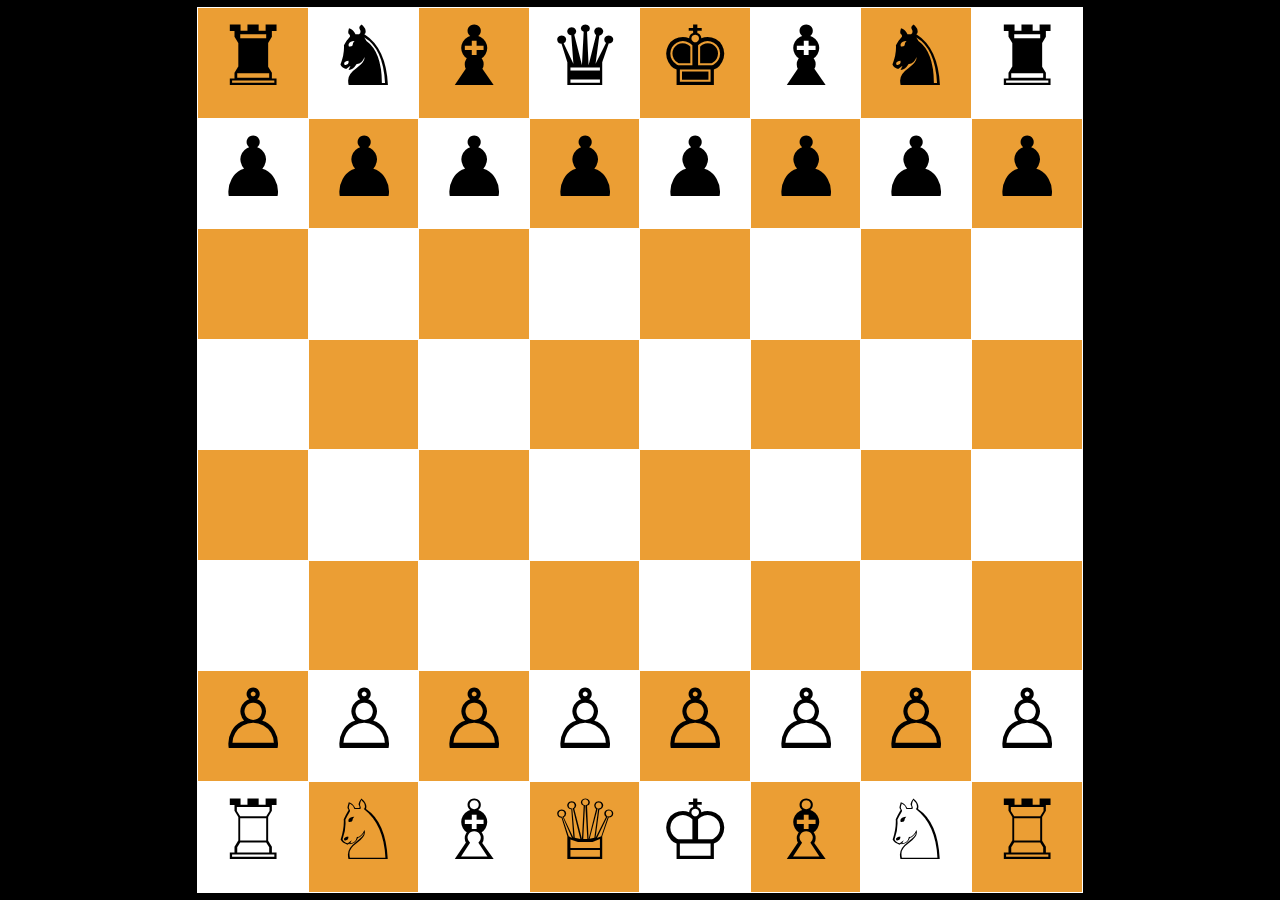
<file: MainAI/index.html>
<!DOCTYPE html>
<html>
<head>
    <title>AI Chess</title>
    <meta name="viewport" content="width=device-width, initial-scale=1"/>
    <meta charset="UTF-8"/>
    <link rel="stylesheet" href="style.css"/>
</head>
<body>
    <div id="container"></div>
    <script type="text/javascript" src="main.js"></script>
</body>
</html>
</file>
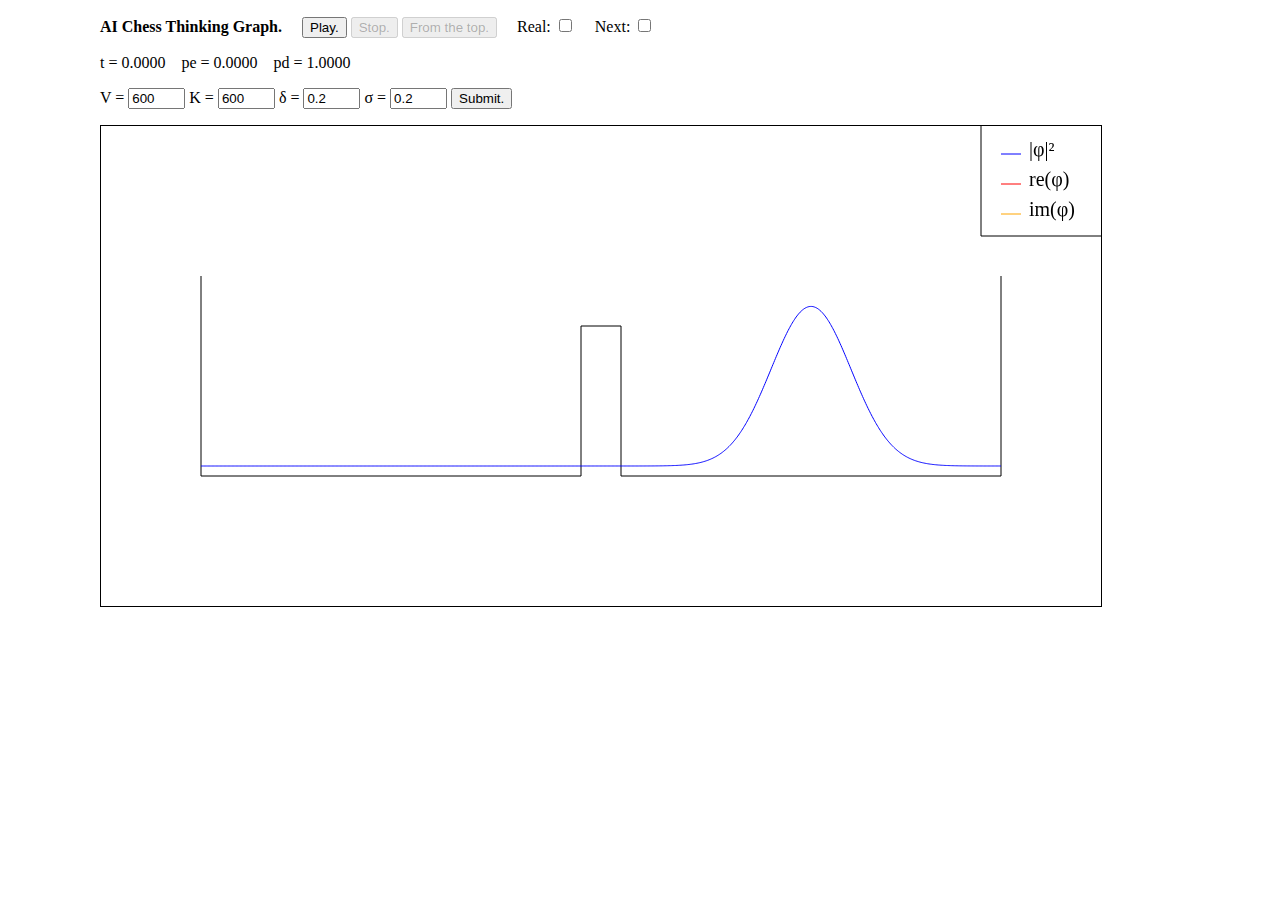
<file: AI.html>
<!DOCTYPE html>
<meta charset="utf-8">
<html>
<head>
<style>
body {
margin-left: 100px;
}
</style>
</head>
<body>
<p></p>
<b style="font-size: ;">AI Chess Thinking Graph.</b>
&emsp;<button id="play" onclick="cosarara = setInterval(fotograma,10);
document.getElementById('play').disabled = true;
document.getElementById('stop').disabled = false;
document.getElementById('from').disabled = true;
document.getElementById('sub').disabled = true;">
Play.
</button>
<button id="stop" onclick="clearInterval(cosarara);
document.getElementById('play').disabled = false;
document.getElementById('stop').disabled = true;
document.getElementById('from').disabled = false;">
Stop.
</button>
<button id="from" onclick="time = 0; fotograma();
document.getElementById('from').disabled = true;
document.getElementById('sub').disabled = false;">
From the top.
</button>
&emsp;Real: <input type="checkbox" id="rea" onclick="refresh();">
&emsp;Next: <input type="checkbox" id="ima"
onclick="refresh();">
<p id="numeritus"></p>
V = <input type="text" id="pot" value="600" size="4">
K = <input type="text" id="cin" value="600" size="4">
&delta; = <input type="text" id="del" value="0.2" size="4">
&sigma; = <input type="text" id="sig" value="0.2" size="4">
<button id="sub"
onclick="V = Number(document.getElementById('pot').value);
K = Number(document.getElementById('cin').value);
d = Number(document.getElementById('del').value);
sigma = Number(document.getElementById('sig').value);
energies = []; an = []; bn = []; calculs();">
Submit.
</button>
<p></p>
<canvas id="myCanvas" width="1000" height="480"
style="border:1px solid #000000"></canvas>
<br>
<p id="para"></p>
<script>
// Variables globals.
var canvas = document.getElementById ('myCanvas'),
c = canvas.getContext ('2d'),
n = 1000,
ymin = 0,
ymax = 10,
TOL = 0.001,
L = 4,
d = L/20,
V = 600,
mu = 1.05,
sigma = 0.2,
K = 600,
energies = [],
time = 0,
timeint = 0.0005;
var an = [],
bn = [],
ant = [],
bnt = [],
phireal = [],
phiimag = [],
phi = [];
calculs();
var cosarara;
// a partir d'aqui el programa es controla amb
// els botons definits a dalt...
document.getElementById('stop').disabled = true;
document.getElementById('from').disabled = true;
// Funcions.
function calculs() {
var i;
time = 0;
energiesunder(funder2,energies);
energiesunder(funder1,energies);
energiesover(fover2,100,energies);
energiesover(fover1,100,energies);
energies.sort(function(a,b){return a-b});
inicial(energies,an,bn);
fotograma(energies);
}
function escriu(x) {
document.getElementById('para').innerHTML += x + '<br>';
}
function refresh() {
// esborrem i dibuixem les parets del pou i la barrera...
c.clearRect(0,0,canvas.width,canvas.height);
// si V=0, 350, si V=1000, 100,
c.beginPath();
c.moveTo(100,150);
c.lineTo(100,350);
c.lineTo(Math.ceil(500 - 100*d),350);
c.lineTo(Math.ceil(500 - 100*d),Math.floor(350 - 0.25*V));
c.lineTo(Math.ceil(500 + 100*d),Math.floor(350 - 0.25*V));
c.lineTo(Math.ceil(500 + 100*d),350);
c.lineTo(900,350);
c.lineTo(900,150);
c.strokeStyle = 'black';
c.stroke();
c.beginPath();
c.moveTo(880,0);
c.lineTo(880,110);
c.lineTo(1000,110);
c.strokeStyle = 'black';
c.stroke();
c.beginPath();
c.moveTo(900,28);
c.lineTo(920,28);
c.strokeStyle = 'blue';
c.stroke();
c.beginPath();
c.moveTo(900,58);
c.lineTo(920,58);
c.strokeStyle = 'red';
c.stroke();
c.beginPath();
c.moveTo(900,88);
c.lineTo(920,88);
c.strokeStyle = 'orange';
c.stroke();
c.font = '20px Times New Roman';
c.fillText('|\u03C6|\xB2',928,30);
c.fillText('re(\u03C6)',928,60);
c.fillText('im(\u03C6)',928,90);
if (document.getElementById('rea').checked) {
draw(phireal,'red');
}
if (document.getElementById('ima').checked) {
draw(phiimag,'orange');
}
draw(phi,'blue');
}
function draw(llista,color) {
var i,
mathx,
mathy,
percentx,
percenty,
pixelx,
pixely;
c.beginPath();
for (i = 0; i <= n; i++) {
percentx = i/n;
mathx = - L/2 + percentx*L;
mathy = llista[i];
percenty = (mathy - ymin)/(ymax - ymin);
pixelx = 100 + percentx*800;
pixely = 340 - percenty*800;
c.lineTo(pixelx,pixely);
}
c.strokeStyle = color;
c.stroke();
}
// Equacions transcendentals.
function funder1(E) {
if (V >= 0) {
return Math.sqrt(V - E)*Math.sin((L/2 - d)*Math.sqrt(E))*
Math.cosh(d*Math.sqrt(V - E)) + Math.sqrt(E)*
Math.cos((L/2 - d)*Math.sqrt(E))*Math.sinh(d*Math.sqrt(V - E));
} else {
return Math.sqrt(- E)*Math.cos(Math.sqrt(E - V)*d) - Math.sin(Math.sqrt(E - V)*d)*
Math.sqrt(E - V);
}
}
function funder2(E) {
if (V >= 0) {
return Math.sqrt(V - E)*Math.sin((L/2 - d)*Math.sqrt(E))*
Math.sinh(d*Math.sqrt(V - E)) + Math.sqrt(E)*
Math.cos((L/2 - d)*Math.sqrt(E))*Math.cosh(d*Math.sqrt(V - E));
} else {
return Math.sqrt(- E)*Math.sin(Math.sqrt(E - V)*d) + Math.cos(Math.sqrt(E - V)*d)*
Math.sqrt(E - V);
}
}
function fover1(E) {
return Math.sqrt(E - V)*Math.sin((L/2 - d)*Math.sqrt(E))*
Math.cos(d*Math.sqrt(E - V)) + Math.sqrt(E)*
Math.cos((L/2 - d)*Math.sqrt(E))*Math.sin(d*Math.sqrt(E - V));
}
function fover2(E) {
return Math.sqrt(E - V)*Math.sin((L/2 - d)*Math.sqrt(E))*
Math.sin(d*Math.sqrt(E - V)) - Math.sqrt(E)*
Math.cos((L/2 - d)*Math.sqrt(E))*Math.cos(d*Math.sqrt(E - V));
}
// Bolzano.
function bolzano(f,a,b) {
// bolzano es crida quan f(a)*f(b) < 0 i es vol c a (a,b) tal
// que f(c) = 0
var itera = a,
iterb = b,
c = itera + (iterb - itera)/2;
while (Math.abs(f(c)) > TOL) {
if (f(itera)*f(c) > 0) {
itera = c;
c = itera + (iterb - itera)/2;
} else {
iterb = c;
c = itera + (iterb - itera)/2;
}
}
return c;
}
// Funcions d'energies.
function energiesunder(f,llista) {
// donades funder1 o funder2 sota el nom de f, es troben totes
// les energies per sota de V corresponents i es desen a
// l'array llista
// buscant els zeros dels cosinus, trobem intervals on aplicar
// bolzano i trobar les interseccions entre les dues parts de
// les equacions transcendentals
var k = 1,
Eold,
E,
Enew;
if (V >= 0) {
Eold = Math.pow(Math.PI/(L - 2*d),2);
Enew = Math.pow((Math.PI + 2*Math.PI)/(L - 2*d),2);
while ( Enew < V ) {
E = bolzano(f,Eold,Enew);
llista.push(E);
k++;
Eold = Enew;
Enew = Math.pow((Math.PI + 2*Math.PI*k)/(L - 2*d),2);
}
Enew = V - 2*TOL;
if (f(Eold)*f(Enew) < 0) {
E = bolzano(f,Eold,Enew);
llista.push(E);
}
} else {
Eold = V;
while (Eold < 0) {
E = Eold + 2*TOL;
Enew = Eold + 4*TOL;
while (f(E)*f(Enew) > 0 && Enew < 0) {
E = Enew;
Enew = 2*E - Eold;
}
if (Enew > 0) {
break;
}
if (Math.abs(f(E)) < TOL) {
llista.push(E);
} else if (Math.abs(f(Enew)) < TOL) {
llista.push(Enew);
} else {
E = bolzano(f,E,Enew);
llista.push(E);
}
Eold = Enew + TOL;
}
Enew = - 2*TOL;
if (f(E)*f(Enew) < 0) {
E = bolzano(f,Eold,Enew);
llista.push(E);
}
}
}
function energiesover(f,Nmax,llista) {
// donades fover1 o fover2 sota el nom de f, es troben les
// Nmax energies per damunt de V corresponents i es desen a
// l'array llista
var Eold,
E,
Enew,
compta = 0;
if (V >= 0) {
Eold = V + 2*TOL;
} else {
Eold = TOL;
}
while (compta <= Nmax) {
if (Math.abs(f(Eold)) < TOL) {
while (Math.abs(f(Eold)) < TOL) {
Eold = Eold + TOL;
}
llista.push(Eold - TOL);
compta++;
}
E = Eold + 2*TOL;
Enew = Eold + 4*TOL;
while (f(E)*f(Enew) > 0) {
E = Enew;
Enew = 2*E - Eold;
// per tal i com son les funcions, sabem que no ens
// passarem de llarg fent Enew = E + (E - Eold)...
}
if (Math.abs(f(E)) < TOL) {
llista.push(E);
compta++;
} else if (Math.abs(f(Enew)) < TOL) {
llista.push(Enew);
compta++;
} else {
E = bolzano(f,E,Enew);
llista.push(E);
compta++;
}
Enew = 2*E - Eold;
// per l'aspecte que tenen les funcions, aquesta es una
// bona aproximacio al seguent zero...
Eold = Enew;
}
}
// Funcions d'ona.
function phunder1(E,llista) {
var x,
suma = 0,
N;
for (x = - L/2; x < - d; x = x + L/n) {
suma = suma + L/n*Math.pow(Math.sin(Math.sqrt(E)*(x +
L/2)),2);
}
for (x = - d; x < d; x = x + L/n) {
suma = suma + L/n*Math.pow(- Math.sin(Math.sqrt(E)*(L/2 -
d))/Math.sinh(Math.sqrt(V - E)*d)*Math.sinh(Math.sqrt(V -
E)*x),2);
}
for (x = d; x < L/2 + TOL; x = x + L/n) {
suma = suma + L/n*Math.pow(Math.sin(Math.sqrt(E)*(x -
L/2)),2);
}
N = 1/Math.sqrt(suma);
for (x = - L/2; x < - d; x = x + L/n) {
llista.push(N*Math.sin(Math.sqrt(E)*(x + L/2)));
}
for (x = - d; x < d; x = x + L/n) {
llista.push(N*(- Math.sin(Math.sqrt(E)*(L/2 -
d))/Math.sinh(Math.sqrt(V - E)*d)*Math.sinh(Math.sqrt(V -
E)*x)));
}
for (x = d; x < L/2 + TOL; x = x + L/n) {
llista.push(N*Math.sin(Math.sqrt(E)*(x - L/2)));
}
}
function phunder2(E,llista) {
var x,
suma = 0,
N;
for (x = - L/2; x < - d; x = x + L/n) {
suma = suma + L/n*Math.pow(Math.sin(Math.sqrt(E)*(x +
L/2)),2);
}
for (x = - d; x < d; x = x + L/n) {
suma = suma + L/n*Math.pow(Math.sin(Math.sqrt(E)*(L/2 -
d))/Math.cosh(Math.sqrt(V - E)*d)*Math.cosh(Math.sqrt(V - E)*x),2);
}
for (x = d; x < L/2 + TOL; x = x + L/n) {
suma = suma + L/n*Math.pow(- Math.sin(Math.sqrt(E)*(x -
L/2)),2);
}
N = 1/Math.sqrt(suma);
for (x = - L/2; x < - d; x = x + L/n) {
llista.push(N*Math.sin(Math.sqrt(E)*(x + L/2)));
}
for (x = - d; x < d; x = x + L/n) {
llista.push(N*Math.sin(Math.sqrt(E)*(L/2 -
d))/Math.cosh(Math.sqrt(V - E)*d)*Math.cosh(Math.sqrt(V -
E)*x));
}
for (x = d; x < L/2 + TOL; x = x + L/n) {
llista.push(N*(- Math.sin(Math.sqrt(E)*(x - L/2))));
}
}
function phover1(E,llista) {
var x,
suma = 0,
N;
if (Math.abs(V) > TOL && E >= 0) {
for (x = - L/2; x < - d; x = x + L/n) {
suma = suma + L/n*Math.pow(Math.sin(Math.sqrt(E)*(x +
L/2)),2);
}
for (x = - d; x < d; x = x + L/n) {
suma = suma + L/n*Math.pow(- Math.sin(Math.sqrt(E)*(L/2 -
d))/Math.sin(Math.sqrt(E - V)*d)*Math.sin(Math.sqrt(E -
V)*x),2);
}
for (x = d; x < L/2 + TOL; x = x + L/n) {
suma = suma + L/n*Math.pow(Math.sin(Math.sqrt(E)*(x -
L/2)),2);
}
N = 1/Math.sqrt(suma);
for (x = - L/2; x < - d; x = x + L/n) {
llista.push(N*Math.sin(Math.sqrt(E)*(x + L/2)));
}
for (x = - d; x < d; x = x + L/n) {
llista.push(N*(- Math.sin(Math.sqrt(E)*(L/2 -
d))/Math.sin(Math.sqrt(E - V)*d)*Math.sin(Math.sqrt(E -
V)*x)));
}
for (x = d; x < L/2 + TOL; x = x + L/n) {
llista.push(N*Math.sin(Math.sqrt(E)*(x - L/2)));
}
} else if (Math.abs(V) > TOL && E < 0) {
for (x = - L/2; x < - d; x = x + L/n) {
suma = suma + L/n*Math.pow(Math.sin(Math.sqrt(E - V)*d),2)
*Math.exp(2*Math.sqrt(-E)*(x + d));
}
for (x = - d; x < d; x = x + L/n) {
suma = suma + L/n*Math.pow(Math.cos(Math.sqrt(E - V)*x),2);
}
for (x = d; x < L/2 + TOL; x = x + L/n) {
suma = suma + L/n*Math.pow(Math.sin(Math.sqrt(E - V)*d),2)
*Math.exp(2*Math.sqrt(-E)*(- x + d));
}
N = 1/Math.sqrt(suma);
for (x = - L/2; x < - d; x = x + L/n) {
llista.push(N*Math.sin(Math.sqrt(E - V)*d)*Math.exp(Math.sqrt(-E)*(x + d)));
}
for (x = - d; x < d; x = x + L/n) {
llista.push(N*Math.cos(Math.sqrt(E - V)*x));
}
for (x = d; x < L/2 + TOL; x = x + L/n) {
llista.push(N*Math.sin(Math.sqrt(E - V)*d)*Math.exp(Math.sqrt(-E)*(- x + d)));
}
} else {
for (x = - L/2; x < L/2 + TOL; x = x + L/n) {
suma = suma + L/n*Math.pow(Math.sin(Math.sqrt(E)*(x +
L/2)),2);
}
N = 1/Math.sqrt(suma);
for (x = - L/2; x < L/2 + TOL; x = x + L/n) {
llista.push(N*Math.sin(Math.sqrt(E)*(x + L/2)));
}
}
}
function phover2(E,llista) {
var x,
suma = 0,
N;
if (Math.abs(V) > TOL && E >= 0) {
for (x = - L/2; x < - d; x = x + L/n) {
suma = suma + L/n*Math.pow(Math.sin(Math.sqrt(E)*(x +
L/2)),2);
}
for (x = - d; x < d; x = x + L/n) {
suma = suma + L/n*Math.pow(Math.sin(Math.sqrt(E)*(L/2 -
d))/Math.cos(Math.sqrt(E - V)*d)*Math.cos(Math.sqrt(E -
V)*x),2);
}
for (x = d; x < L/2 + TOL; x = x + L/n) {
suma = suma + L/n*Math.pow(- Math.sin(Math.sqrt(E)*(x -
L/2)),2);
}
N = 1/Math.sqrt(suma);
for (x = - L/2; x < - d; x = x + L/n) {
llista.push(N*Math.sin(Math.sqrt(E)*(x + L/2)));
}
for (x = - d; x < d; x = x + L/n) {
llista.push(N*Math.sin(Math.sqrt(E)*(L/2 -
d))/Math.cos(Math.sqrt(E - V)*d)*Math.cos(Math.sqrt(E -
V)*x));
}
for (x = d; x < L/2 + TOL; x = x + L/n) {
llista.push(N*(- Math.sin(Math.sqrt(E)*(x - L/2))));
}
} else if (Math.abs(V) > TOL && E < 0) {
for (x = - L/2; x < - d; x = x + L/n) {
suma = suma + L/n*Math.pow(Math.sin(Math.sqrt(E - V)*d),2)
*Math.exp(2*Math.sqrt(-E)*(x + d));
}
for (x = - d; x < d; x = x + L/n) {
suma = suma + L/n*Math.pow(Math.sin(Math.sqrt(E - V)*x),2);
}
for (x = d; x < L/2 + TOL; x = x + L/n) {
suma = suma + L/n*Math.pow(Math.sin(Math.sqrt(E - V)*d),2)
*Math.exp(2*Math.sqrt(-E)*(- x + d));
}
N = 1/Math.sqrt(suma);
for (x = - L/2; x < - d; x = x + L/n) {
llista.push(- N*Math.sin(Math.sqrt(E - V)*d)*Math.exp(Math.sqrt(-E)*(x + d)));
}
for (x = - d; x < d; x = x + L/n) {
llista.push(N*Math.sin(Math.sqrt(E - V)*x));
}
for (x = d; x < L/2 + TOL; x = x + L/n) {
llista.push(N*Math.sin(Math.sqrt(E - V)*d)*Math.exp(Math.sqrt(-E)*(- x + d)));
}
} else {
for (x = - L/2; x < L/2 + TOL; x = x + L/n) {
suma = suma + L/n*Math.pow(Math.sin(Math.sqrt(E)*(x +
L/2)),2);
}
N = 1/Math.sqrt(suma);
for (x = - L/2; x < L/2 + TOL; x = x + L/n) {
llista.push(N*Math.sin(Math.sqrt(E)*(x + L/2)));
}
}
}
function gauss(llista) {
var x,
suma = 0,
N;
for (x = -L/2; x < L/2 + TOL; x = x + L/n) {
suma = suma + L/n*Math.pow(Math.exp(- Math.pow(x -
mu,2)/Math.pow(2*sigma,2)),2);
}
N = 1/Math.sqrt(suma);
for (x = -L/2; x < L/2 + TOL; x = x + L/n) {
llista.push(N*Math.exp(- Math.pow(x -
mu,2)/Math.pow(2*sigma,2)));
}
}
// Coeficients.
function inicial(E,re,im) {
var i,
x,
gau = [],
psi = [],
sumare = 0,
sumaim = 0;
gauss(gau);
for (i = 0; i < E.length; i++) {
if (E[i] < V && i % 2 == 0) {
phunder2(E[i],psi);
} else if (E[i] < V && i % 2 == 1) {
phunder1(E[i],psi);
} else if (E[i] > V && i % 2 == 0) {
phover2(E[i],psi);
} else {
phover1(E[i],psi);
}
for (j = 0; j <= n; j++) {
x = - L/2 + j*L/n;
sumare = sumare +
L/n*psi[j]*Math.cos(x*Math.sqrt(K))*gau[j];
sumaim = sumaim +
L/n*psi[j]*Math.sin(x*Math.sqrt(K))*gau[j];
}
re.push(sumare);
im.push(sumaim);
psi = [];
sumare = 0;
sumaim = 0;
}
}
function coeftolist(E,coef,llista) {
var i,
j,
fi = [];
for (j = 0; j <= n; j++) {
llista[j] = 0;
}
for (i = 0; i < E.length; i++) {
if (E[i] < V && i % 2 == 0) {
phunder2(E[i],fi);
} else if (E[i] < V && i % 2 == 1) {
phunder1(E[i],fi);
} else if (E[i] > V && i % 2 == 0) {
phover2(E[i],fi);
} else {
phover1(E[i],fi);
}
for (j = 0; j <= n; j++) {
llista[j] = llista[j] + coef[i]*fi[j];
}
fi = [];
}
}
function modquad(re,im,prob){
var j;
for (j = 0; j <= n; j++) {
prob[j] = Math.pow(re[j],2) + Math.pow(im[j],2);
}
}
function actualitza(E,re,im,ret,imt) {
var i;
for (i = 0; i < E.length; i++) {
ret[i] = re[i]*Math.cos(E[i]*time) -
im[i]*Math.sin(E[i]*time);
imt[i] = re[i]*Math.sin(E[i]*time) +
im[i]*Math.cos(E[i]*time);
}
}
function fotograma() {
actualitza(energies,an,bn,ant,bnt);
coeftolist(energies,ant,phireal);
coeftolist(energies,bnt,phiimag);
modquad(phireal,phiimag,phi);
refresh();
timpro();
time = time + timeint;
}
function timpro() {
var j,
x,
esquerra = 0,
dreta = 0;
for (j = 0; j <= n; j++) {
x = - L/2 + j*L/n;
if (x < - d) {
esquerra = esquerra + L/n*phi[j];
} else if (x > d) {
dreta = dreta + L/n*phi[j];
}
}
document.getElementById('numeritus').innerHTML = 't = ' +
time.toFixed(4) + '&emsp;pe = ' +
esquerra.toFixed(4) + '&emsp;pd = ' +
dreta.toFixed(4);
}
</script>
</body>
</html>
</file>
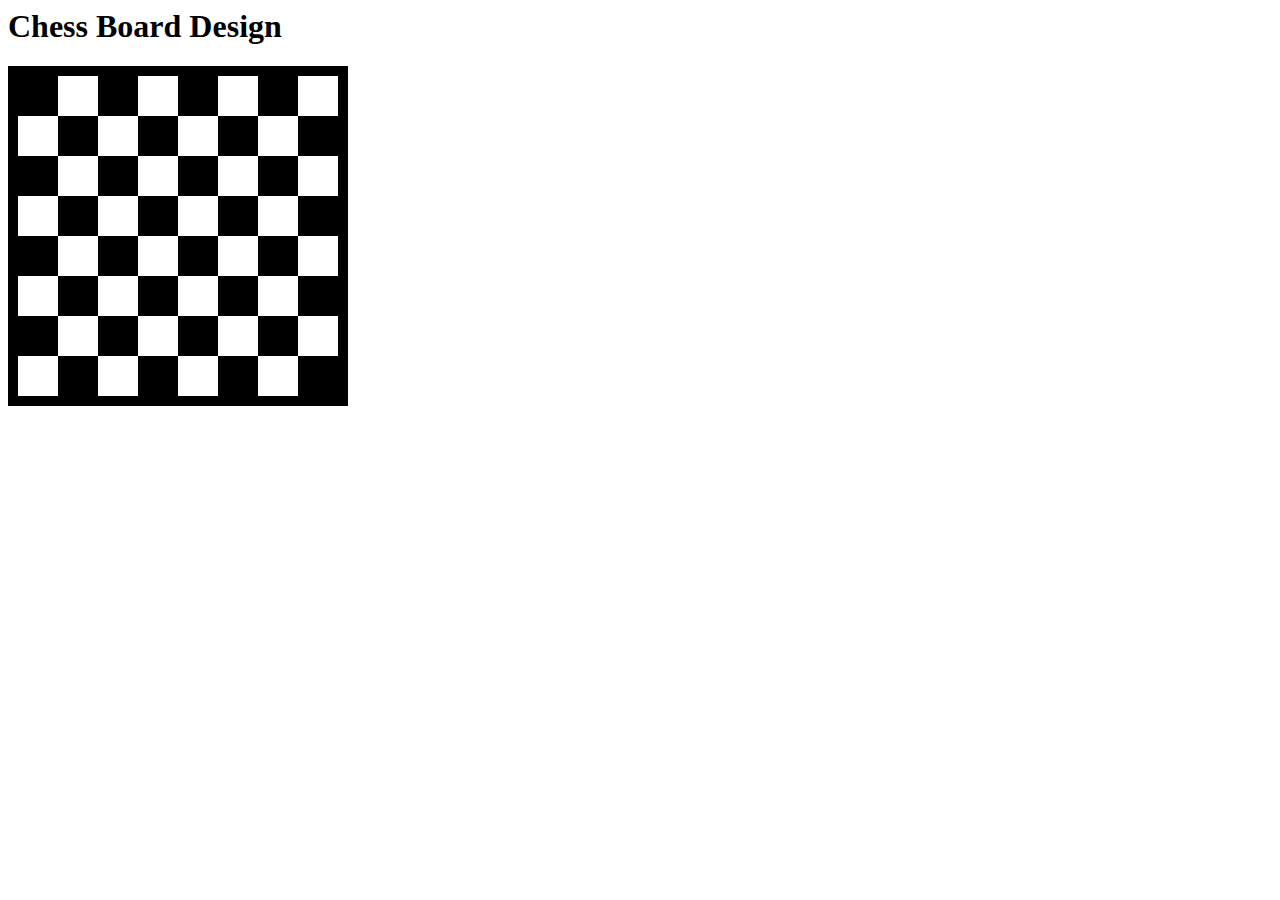
<file: Design/Design.html>
<html lang="en">

<head>
    <meta charset="UTF-8">
    <meta name="viewport" content="width=device-width, initial-scale=1.0">
    <title>Chess Board</title>
    <link rel="stylesheet" href="style.css">
</head>

<body>
    <h1>Chess Board Design</h1>
    <div class="MAIN">
        <div class="boxi">
            <div class="pop">

                <div class="first"></div>
                <div class="second"></div>
                <div class="second"></div>
                <div class="second"></div>
            </div>
            <div class="pop">


                <div class="second"></div>
                <div class="second"></div>
                <div class="second"></div>
                <div class="second"></div>
            </div>
            <div class="pop">

                <div class="first"></div>
                <div class="second"></div>
                <div class="second"></div>
                <div class="second"></div>
            </div>
            <div class="pop">

                <div class="second"></div>
                <div class="second"></div>
                <div class="second"></div>
                <div class="second"></div>
            </div>
            <div class="pop">

                <div class="first"></div>
                <div class="second"></div>
                <div class="second"></div>
                <div class="second"></div>
            </div>
            <div class="pop">

                <div class="second"></div>
                <div class="second"></div>
                <div class="second"></div>
                <div class="second"></div>
            </div>

            <div class="pop">

                <div class="first"></div>
                <div class="second"></div>
                <div class="second"></div>
                <div class="second"></div>
            </div>
            <div class="pop">

                <div class="second"></div>
                <div class="second"></div>
                <div class="second"></div>
                <div class="second"></div>
            </div>
        </div>

    </div>

</body>

</html>
</file>
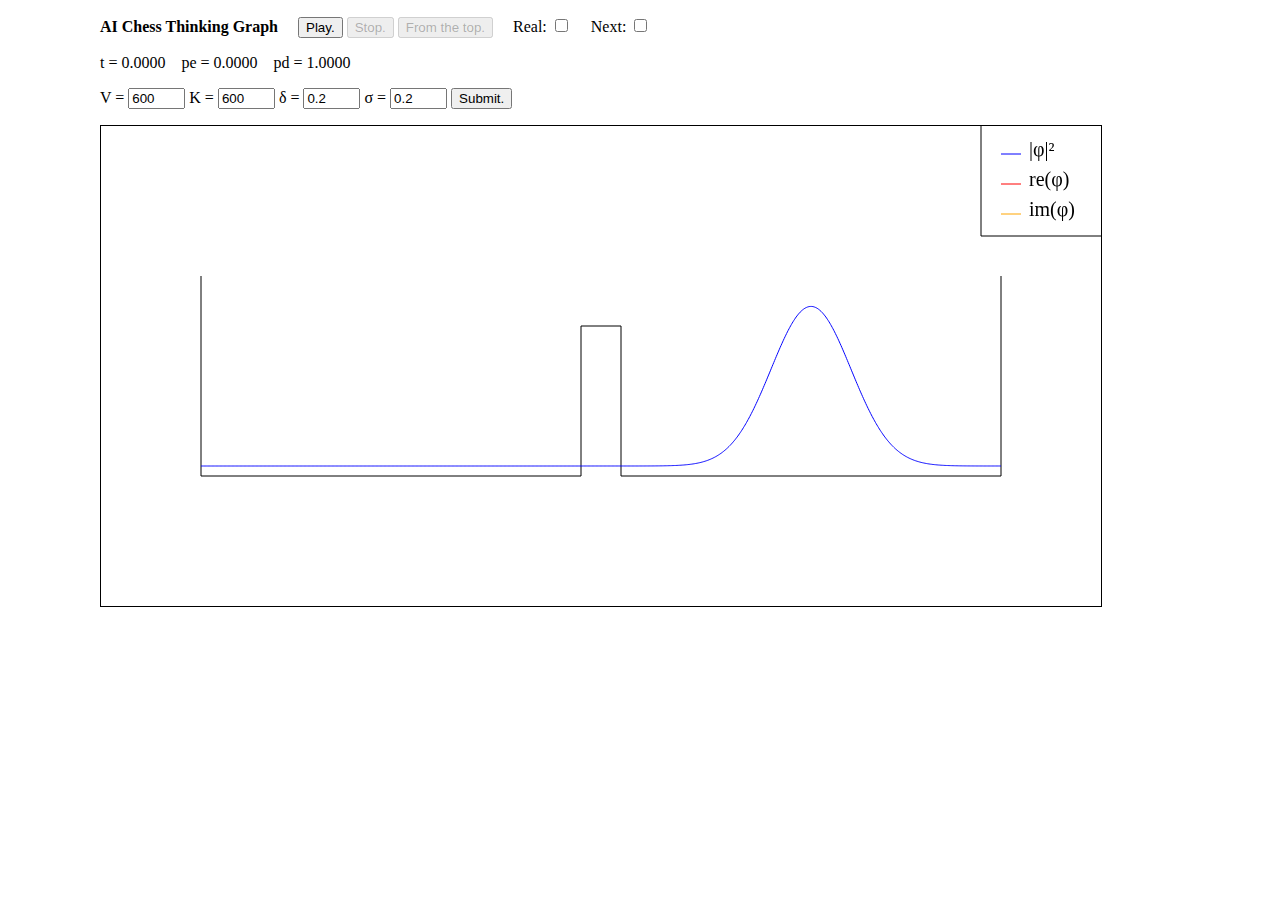
<file: Process/AI.html>
<!DOCTYPE html>
<meta charset="utf-8">
<html>
<head>
<style>
body {
margin-left: 100px;
}
</style>
</head>

<body>
<p></p>
<b style="font-size: ;">AI Chess Thinking Graph</b>
&emsp;<button id="play" onclick="cosarara = setInterval(fotograma,10);
document.getElementById('play').disabled = true;
document.getElementById('stop').disabled = false;
document.getElementById('from').disabled = true;
document.getElementById('sub').disabled = true;">
Play.
</button>
<button id="stop" onclick="clearInterval(cosarara);
document.getElementById('play').disabled = false;
document.getElementById('stop').disabled = true;
document.getElementById('from').disabled = false;">
Stop.
</button>
<button id="from" onclick="time = 0; fotograma();
document.getElementById('from').disabled = true;
document.getElementById('sub').disabled = false;">
From the top.
</button>
&emsp;Real: <input type="checkbox" id="rea" onclick="refresh();">
&emsp;Next: <input type="checkbox" id="ima"
onclick="refresh();">
<p id="numeritus"></p>
V = <input type="text" id="pot" value="600" size="4">
K = <input type="text" id="cin" value="600" size="4">
&delta; = <input type="text" id="del" value="0.2" size="4">
&sigma; = <input type="text" id="sig" value="0.2" size="4">
<button id="sub"
onclick="V = Number(document.getElementById('pot').value);
K = Number(document.getElementById('cin').value);
d = Number(document.getElementById('del').value);
sigma = Number(document.getElementById('sig').value);
energies = []; an = []; bn = []; calculs();">
Submit.
</button>
<p></p>
<canvas id="myCanvas" width="1000" height="480"
style="border:1px solid #000000"></canvas>
<br>
<p id="para"></p>
<script>
// Variables globals.
var canvas = document.getElementById ('myCanvas'),
c = canvas.getContext ('2d'),
n = 1000,
ymin = 0,
ymax = 10,
TOL = 0.001,
L = 4,
d = L/20,
V = 600,
mu = 1.05,
sigma = 0.2,
K = 600,
energies = [],
time = 0,
timeint = 0.0005;
var an = [],
bn = [],
ant = [],
bnt = [],
phireal = [],
phiimag = [],
phi = [];
calculs();
var cosarara;
// a partir d'aqui el programa es controla amb
// els botons definits a dalt...
document.getElementById('stop').disabled = true;
document.getElementById('from').disabled = true;
// Funcions.
function calculs() {
var i;
time = 0;
energiesunder(funder2,energies);
energiesunder(funder1,energies);
energiesover(fover2,100,energies);
energiesover(fover1,100,energies);
energies.sort(function(a,b){return a-b});
inicial(energies,an,bn);
fotograma(energies);
}
function escriu(x) {
document.getElementById('para').innerHTML += x + '<br>';
}
function refresh() {
// esborrem i dibuixem les parets del pou i la barrera...
c.clearRect(0,0,canvas.width,canvas.height);
// si V=0, 350, si V=1000, 100,
c.beginPath();
c.moveTo(100,150);
c.lineTo(100,350);
c.lineTo(Math.ceil(500 - 100*d),350);
c.lineTo(Math.ceil(500 - 100*d),Math.floor(350 - 0.25*V));
c.lineTo(Math.ceil(500 + 100*d),Math.floor(350 - 0.25*V));
c.lineTo(Math.ceil(500 + 100*d),350);
c.lineTo(900,350);
c.lineTo(900,150);
c.strokeStyle = 'black';
c.stroke();
c.beginPath();
c.moveTo(880,0);
c.lineTo(880,110);
c.lineTo(1000,110);
c.strokeStyle = 'black';
c.stroke();
c.beginPath();
c.moveTo(900,28);
c.lineTo(920,28);
c.strokeStyle = 'blue';
c.stroke();
c.beginPath();
c.moveTo(900,58);
c.lineTo(920,58);
c.strokeStyle = 'red';
c.stroke();
c.beginPath();
c.moveTo(900,88);
c.lineTo(920,88);
c.strokeStyle = 'orange';
c.stroke();
c.font = '20px Times New Roman';
c.fillText('|\u03C6|\xB2',928,30);
c.fillText('re(\u03C6)',928,60);
c.fillText('im(\u03C6)',928,90);
if (document.getElementById('rea').checked) {
draw(phireal,'red');
}
if (document.getElementById('ima').checked) {
draw(phiimag,'orange');
}
draw(phi,'blue');
}
function draw(llista,color) {
var i,
mathx,
mathy,
percentx,
percenty,
pixelx,
pixely;
c.beginPath();
for (i = 0; i <= n; i++) {
percentx = i/n;
mathx = - L/2 + percentx*L;
mathy = llista[i];
percenty = (mathy - ymin)/(ymax - ymin);
pixelx = 100 + percentx*800;
pixely = 340 - percenty*800;
c.lineTo(pixelx,pixely);
}
c.strokeStyle = color;
c.stroke();
}
// Equacions transcendentals.
function funder1(E) {
if (V >= 0) {
return Math.sqrt(V - E)*Math.sin((L/2 - d)*Math.sqrt(E))*
Math.cosh(d*Math.sqrt(V - E)) + Math.sqrt(E)*
Math.cos((L/2 - d)*Math.sqrt(E))*Math.sinh(d*Math.sqrt(V - E));
} else {
return Math.sqrt(- E)*Math.cos(Math.sqrt(E - V)*d) - Math.sin(Math.sqrt(E - V)*d)*
Math.sqrt(E - V);
}
}
function funder2(E) {
if (V >= 0) {
return Math.sqrt(V - E)*Math.sin((L/2 - d)*Math.sqrt(E))*
Math.sinh(d*Math.sqrt(V - E)) + Math.sqrt(E)*
Math.cos((L/2 - d)*Math.sqrt(E))*Math.cosh(d*Math.sqrt(V - E));
} else {
return Math.sqrt(- E)*Math.sin(Math.sqrt(E - V)*d) + Math.cos(Math.sqrt(E - V)*d)*
Math.sqrt(E - V);
}
}
function fover1(E) {
return Math.sqrt(E - V)*Math.sin((L/2 - d)*Math.sqrt(E))*
Math.cos(d*Math.sqrt(E - V)) + Math.sqrt(E)*
Math.cos((L/2 - d)*Math.sqrt(E))*Math.sin(d*Math.sqrt(E - V));
}
function fover2(E) {
return Math.sqrt(E - V)*Math.sin((L/2 - d)*Math.sqrt(E))*
Math.sin(d*Math.sqrt(E - V)) - Math.sqrt(E)*
Math.cos((L/2 - d)*Math.sqrt(E))*Math.cos(d*Math.sqrt(E - V));
}
// Bolzano.
function bolzano(f,a,b) {
// bolzano es crida quan f(a)*f(b) < 0 i es vol c a (a,b) tal
// que f(c) = 0
var itera = a,
iterb = b,
c = itera + (iterb - itera)/2;
while (Math.abs(f(c)) > TOL) {
if (f(itera)*f(c) > 0) {
itera = c;
c = itera + (iterb - itera)/2;
} else {
iterb = c;
c = itera + (iterb - itera)/2;
}
}
return c;
}
// Funcions d'energies.
function energiesunder(f,llista) {
// donades funder1 o funder2 sota el nom de f, es troben totes
// les energies per sota de V corresponents i es desen a
// l'array llista
// buscant els zeros dels cosinus, trobem intervals on aplicar
// bolzano i trobar les interseccions entre les dues parts de
// les equacions transcendentals
var k = 1,
Eold,
E,
Enew;
if (V >= 0) {
Eold = Math.pow(Math.PI/(L - 2*d),2);
Enew = Math.pow((Math.PI + 2*Math.PI)/(L - 2*d),2);
while ( Enew < V ) {
E = bolzano(f,Eold,Enew);
llista.push(E);
k++;
Eold = Enew;
Enew = Math.pow((Math.PI + 2*Math.PI*k)/(L - 2*d),2);
}
Enew = V - 2*TOL;
if (f(Eold)*f(Enew) < 0) {
E = bolzano(f,Eold,Enew);
llista.push(E);
}
} else {
Eold = V;
while (Eold < 0) {
E = Eold + 2*TOL;
Enew = Eold + 4*TOL;
while (f(E)*f(Enew) > 0 && Enew < 0) {
E = Enew;
Enew = 2*E - Eold;
}
if (Enew > 0) {
break;
}
if (Math.abs(f(E)) < TOL) {
llista.push(E);
} else if (Math.abs(f(Enew)) < TOL) {
llista.push(Enew);
} else {
E = bolzano(f,E,Enew);
llista.push(E);
}
Eold = Enew + TOL;
}
Enew = - 2*TOL;
if (f(E)*f(Enew) < 0) {
E = bolzano(f,Eold,Enew);
llista.push(E);
}
}
}
function energiesover(f,Nmax,llista) {
// donades fover1 o fover2 sota el nom de f, es troben les
// Nmax energies per damunt de V corresponents i es desen a
// l'array llista
var Eold,
E,
Enew,
compta = 0;
if (V >= 0) {
Eold = V + 2*TOL;
} else {
Eold = TOL;
}
while (compta <= Nmax) {
if (Math.abs(f(Eold)) < TOL) {
while (Math.abs(f(Eold)) < TOL) {
Eold = Eold + TOL;
}
llista.push(Eold - TOL);
compta++;
}
E = Eold + 2*TOL;
Enew = Eold + 4*TOL;
while (f(E)*f(Enew) > 0) {
E = Enew;
Enew = 2*E - Eold;
// per tal i com son les funcions, sabem que no ens
// passarem de llarg fent Enew = E + (E - Eold)...
}
if (Math.abs(f(E)) < TOL) {
llista.push(E);
compta++;
} else if (Math.abs(f(Enew)) < TOL) {
llista.push(Enew);
compta++;
} else {
E = bolzano(f,E,Enew);
llista.push(E);
compta++;
}
Enew = 2*E - Eold;
// per l'aspecte que tenen les funcions, aquesta es una
// bona aproximacio al seguent zero...
Eold = Enew;
}
}
// Funcions d'ona.
function phunder1(E,llista) {
var x,
suma = 0,
N;
for (x = - L/2; x < - d; x = x + L/n) {
suma = suma + L/n*Math.pow(Math.sin(Math.sqrt(E)*(x +
L/2)),2);
}
for (x = - d; x < d; x = x + L/n) {
suma = suma + L/n*Math.pow(- Math.sin(Math.sqrt(E)*(L/2 -
d))/Math.sinh(Math.sqrt(V - E)*d)*Math.sinh(Math.sqrt(V -
E)*x),2);
}
for (x = d; x < L/2 + TOL; x = x + L/n) {
suma = suma + L/n*Math.pow(Math.sin(Math.sqrt(E)*(x -
L/2)),2);
}
N = 1/Math.sqrt(suma);
for (x = - L/2; x < - d; x = x + L/n) {
llista.push(N*Math.sin(Math.sqrt(E)*(x + L/2)));
}
for (x = - d; x < d; x = x + L/n) {
llista.push(N*(- Math.sin(Math.sqrt(E)*(L/2 -
d))/Math.sinh(Math.sqrt(V - E)*d)*Math.sinh(Math.sqrt(V -
E)*x)));
}
for (x = d; x < L/2 + TOL; x = x + L/n) {
llista.push(N*Math.sin(Math.sqrt(E)*(x - L/2)));
}
}
function phunder2(E,llista) {
var x,
suma = 0,
N;
for (x = - L/2; x < - d; x = x + L/n) {
suma = suma + L/n*Math.pow(Math.sin(Math.sqrt(E)*(x +
L/2)),2);
}
for (x = - d; x < d; x = x + L/n) {
suma = suma + L/n*Math.pow(Math.sin(Math.sqrt(E)*(L/2 -
d))/Math.cosh(Math.sqrt(V - E)*d)*Math.cosh(Math.sqrt(V - E)*x),2);
}
for (x = d; x < L/2 + TOL; x = x + L/n) {
suma = suma + L/n*Math.pow(- Math.sin(Math.sqrt(E)*(x -
L/2)),2);
}
N = 1/Math.sqrt(suma);
for (x = - L/2; x < - d; x = x + L/n) {
llista.push(N*Math.sin(Math.sqrt(E)*(x + L/2)));
}
for (x = - d; x < d; x = x + L/n) {
llista.push(N*Math.sin(Math.sqrt(E)*(L/2 -
d))/Math.cosh(Math.sqrt(V - E)*d)*Math.cosh(Math.sqrt(V -
E)*x));
}
for (x = d; x < L/2 + TOL; x = x + L/n) {
llista.push(N*(- Math.sin(Math.sqrt(E)*(x - L/2))));
}
}
function phover1(E,llista) {
var x,
suma = 0,
N;
if (Math.abs(V) > TOL && E >= 0) {
for (x = - L/2; x < - d; x = x + L/n) {
suma = suma + L/n*Math.pow(Math.sin(Math.sqrt(E)*(x +
L/2)),2);
}
for (x = - d; x < d; x = x + L/n) {
suma = suma + L/n*Math.pow(- Math.sin(Math.sqrt(E)*(L/2 -
d))/Math.sin(Math.sqrt(E - V)*d)*Math.sin(Math.sqrt(E -
V)*x),2);
}
for (x = d; x < L/2 + TOL; x = x + L/n) {
suma = suma + L/n*Math.pow(Math.sin(Math.sqrt(E)*(x -
L/2)),2);
}
N = 1/Math.sqrt(suma);
for (x = - L/2; x < - d; x = x + L/n) {
llista.push(N*Math.sin(Math.sqrt(E)*(x + L/2)));
}
for (x = - d; x < d; x = x + L/n) {
llista.push(N*(- Math.sin(Math.sqrt(E)*(L/2 -
d))/Math.sin(Math.sqrt(E - V)*d)*Math.sin(Math.sqrt(E -
V)*x)));
}
for (x = d; x < L/2 + TOL; x = x + L/n) {
llista.push(N*Math.sin(Math.sqrt(E)*(x - L/2)));
}
} else if (Math.abs(V) > TOL && E < 0) {
for (x = - L/2; x < - d; x = x + L/n) {
suma = suma + L/n*Math.pow(Math.sin(Math.sqrt(E - V)*d),2)
*Math.exp(2*Math.sqrt(-E)*(x + d));
}
for (x = - d; x < d; x = x + L/n) {
suma = suma + L/n*Math.pow(Math.cos(Math.sqrt(E - V)*x),2);
}
for (x = d; x < L/2 + TOL; x = x + L/n) {
suma = suma + L/n*Math.pow(Math.sin(Math.sqrt(E - V)*d),2)
*Math.exp(2*Math.sqrt(-E)*(- x + d));
}
N = 1/Math.sqrt(suma);
for (x = - L/2; x < - d; x = x + L/n) {
llista.push(N*Math.sin(Math.sqrt(E - V)*d)*Math.exp(Math.sqrt(-E)*(x + d)));
}
for (x = - d; x < d; x = x + L/n) {
llista.push(N*Math.cos(Math.sqrt(E - V)*x));
}
for (x = d; x < L/2 + TOL; x = x + L/n) {
llista.push(N*Math.sin(Math.sqrt(E - V)*d)*Math.exp(Math.sqrt(-E)*(- x + d)));
}
} else {
for (x = - L/2; x < L/2 + TOL; x = x + L/n) {
suma = suma + L/n*Math.pow(Math.sin(Math.sqrt(E)*(x +
L/2)),2);
}
N = 1/Math.sqrt(suma);
for (x = - L/2; x < L/2 + TOL; x = x + L/n) {
llista.push(N*Math.sin(Math.sqrt(E)*(x + L/2)));
}
}
}
function phover2(E,llista) {
var x,
suma = 0,
N;
if (Math.abs(V) > TOL && E >= 0) {
for (x = - L/2; x < - d; x = x + L/n) {
suma = suma + L/n*Math.pow(Math.sin(Math.sqrt(E)*(x +
L/2)),2);
}
for (x = - d; x < d; x = x + L/n) {
suma = suma + L/n*Math.pow(Math.sin(Math.sqrt(E)*(L/2 -
d))/Math.cos(Math.sqrt(E - V)*d)*Math.cos(Math.sqrt(E -
V)*x),2);
}
for (x = d; x < L/2 + TOL; x = x + L/n) {
suma = suma + L/n*Math.pow(- Math.sin(Math.sqrt(E)*(x -
L/2)),2);
}
N = 1/Math.sqrt(suma);
for (x = - L/2; x < - d; x = x + L/n) {
llista.push(N*Math.sin(Math.sqrt(E)*(x + L/2)));
}
for (x = - d; x < d; x = x + L/n) {
llista.push(N*Math.sin(Math.sqrt(E)*(L/2 -
d))/Math.cos(Math.sqrt(E - V)*d)*Math.cos(Math.sqrt(E -
V)*x));
}
for (x = d; x < L/2 + TOL; x = x + L/n) {
llista.push(N*(- Math.sin(Math.sqrt(E)*(x - L/2))));
}
} else if (Math.abs(V) > TOL && E < 0) {
for (x = - L/2; x < - d; x = x + L/n) {
suma = suma + L/n*Math.pow(Math.sin(Math.sqrt(E - V)*d),2)
*Math.exp(2*Math.sqrt(-E)*(x + d));
}
for (x = - d; x < d; x = x + L/n) {
suma = suma + L/n*Math.pow(Math.sin(Math.sqrt(E - V)*x),2);
}
for (x = d; x < L/2 + TOL; x = x + L/n) {
suma = suma + L/n*Math.pow(Math.sin(Math.sqrt(E - V)*d),2)
*Math.exp(2*Math.sqrt(-E)*(- x + d));
}
N = 1/Math.sqrt(suma);
for (x = - L/2; x < - d; x = x + L/n) {
llista.push(- N*Math.sin(Math.sqrt(E - V)*d)*Math.exp(Math.sqrt(-E)*(x + d)));
}
for (x = - d; x < d; x = x + L/n) {
llista.push(N*Math.sin(Math.sqrt(E - V)*x));
}
for (x = d; x < L/2 + TOL; x = x + L/n) {
llista.push(N*Math.sin(Math.sqrt(E - V)*d)*Math.exp(Math.sqrt(-E)*(- x + d)));
}
} else {
for (x = - L/2; x < L/2 + TOL; x = x + L/n) {
suma = suma + L/n*Math.pow(Math.sin(Math.sqrt(E)*(x +
L/2)),2);
}
N = 1/Math.sqrt(suma);
for (x = - L/2; x < L/2 + TOL; x = x + L/n) {
llista.push(N*Math.sin(Math.sqrt(E)*(x + L/2)));
}
}
}
function gauss(llista) {
var x,
suma = 0,
N;
for (x = -L/2; x < L/2 + TOL; x = x + L/n) {
suma = suma + L/n*Math.pow(Math.exp(- Math.pow(x -
mu,2)/Math.pow(2*sigma,2)),2);
}
N = 1/Math.sqrt(suma);
for (x = -L/2; x < L/2 + TOL; x = x + L/n) {
llista.push(N*Math.exp(- Math.pow(x -
mu,2)/Math.pow(2*sigma,2)));
}
}
// Coeficients.
function inicial(E,re,im) {
var i,
x,
gau = [],
psi = [],
sumare = 0,
sumaim = 0;
gauss(gau);
for (i = 0; i < E.length; i++) {
if (E[i] < V && i % 2 == 0) {
phunder2(E[i],psi);
} else if (E[i] < V && i % 2 == 1) {
phunder1(E[i],psi);
} else if (E[i] > V && i % 2 == 0) {
phover2(E[i],psi);
} else {
phover1(E[i],psi);
}
for (j = 0; j <= n; j++) {
x = - L/2 + j*L/n;
sumare = sumare +
L/n*psi[j]*Math.cos(x*Math.sqrt(K))*gau[j];
sumaim = sumaim +
L/n*psi[j]*Math.sin(x*Math.sqrt(K))*gau[j];
}
re.push(sumare);
im.push(sumaim);
psi = [];
sumare = 0;
sumaim = 0;
}
}
function coeftolist(E,coef,llista) {
var i,
j,
fi = [];
for (j = 0; j <= n; j++) {
llista[j] = 0;
}
for (i = 0; i < E.length; i++) {
if (E[i] < V && i % 2 == 0) {
phunder2(E[i],fi);
} else if (E[i] < V && i % 2 == 1) {
phunder1(E[i],fi);
} else if (E[i] > V && i % 2 == 0) {
phover2(E[i],fi);
} else {
phover1(E[i],fi);
}
for (j = 0; j <= n; j++) {
llista[j] = llista[j] + coef[i]*fi[j];
}
fi = [];
}
}
function modquad(re,im,prob){
var j;
for (j = 0; j <= n; j++) {
prob[j] = Math.pow(re[j],2) + Math.pow(im[j],2);
}
}
function actualitza(E,re,im,ret,imt) {
var i;
for (i = 0; i < E.length; i++) {
ret[i] = re[i]*Math.cos(E[i]*time) -
im[i]*Math.sin(E[i]*time);
imt[i] = re[i]*Math.sin(E[i]*time) +
im[i]*Math.cos(E[i]*time);
}
}
function fotograma() {
actualitza(energies,an,bn,ant,bnt);
coeftolist(energies,ant,phireal);
coeftolist(energies,bnt,phiimag);
modquad(phireal,phiimag,phi);
refresh();
timpro();
time = time + timeint;
}
function timpro() {
var j,
x,
esquerra = 0,
dreta = 0;
for (j = 0; j <= n; j++) {
x = - L/2 + j*L/n;
if (x < - d) {
esquerra = esquerra + L/n*phi[j];
} else if (x > d) {
dreta = dreta + L/n*phi[j];
}
}
document.getElementById('numeritus').innerHTML = 't = ' +
time.toFixed(4) + '&emsp;pe = ' +
esquerra.toFixed(4) + '&emsp;pd = ' +
dreta.toFixed(4);
}
</script>
  
</body>
</html>
</file>
<file: MainAI/style.css>
body {
    font-family:chess;
    margin: 0;
    background-color:#000;
}

.square {
    background:#000;
    display:inline-block;
    border:1px solid #fff;
    text-align:center;
    position: absolute;
    cursor: pointer;
}
</file>
<file: Design/style.css>
.first {
    background-color: black;
    height: 40px;
    width: 40px;

}

.second {
    background-color: black;
    height: 40px;
    width: 40px;
    margin: 0 0 0 40px;
}

.pop {
    display: flex;
    flex-direction: row;
    flex-wrap: wrap;
}

.boxi {
    border: 10px solid;
    width: 320px;
}

.MAIN {
    display: flex;

}

.instruct {
    margin: 10px;
}
</file>
